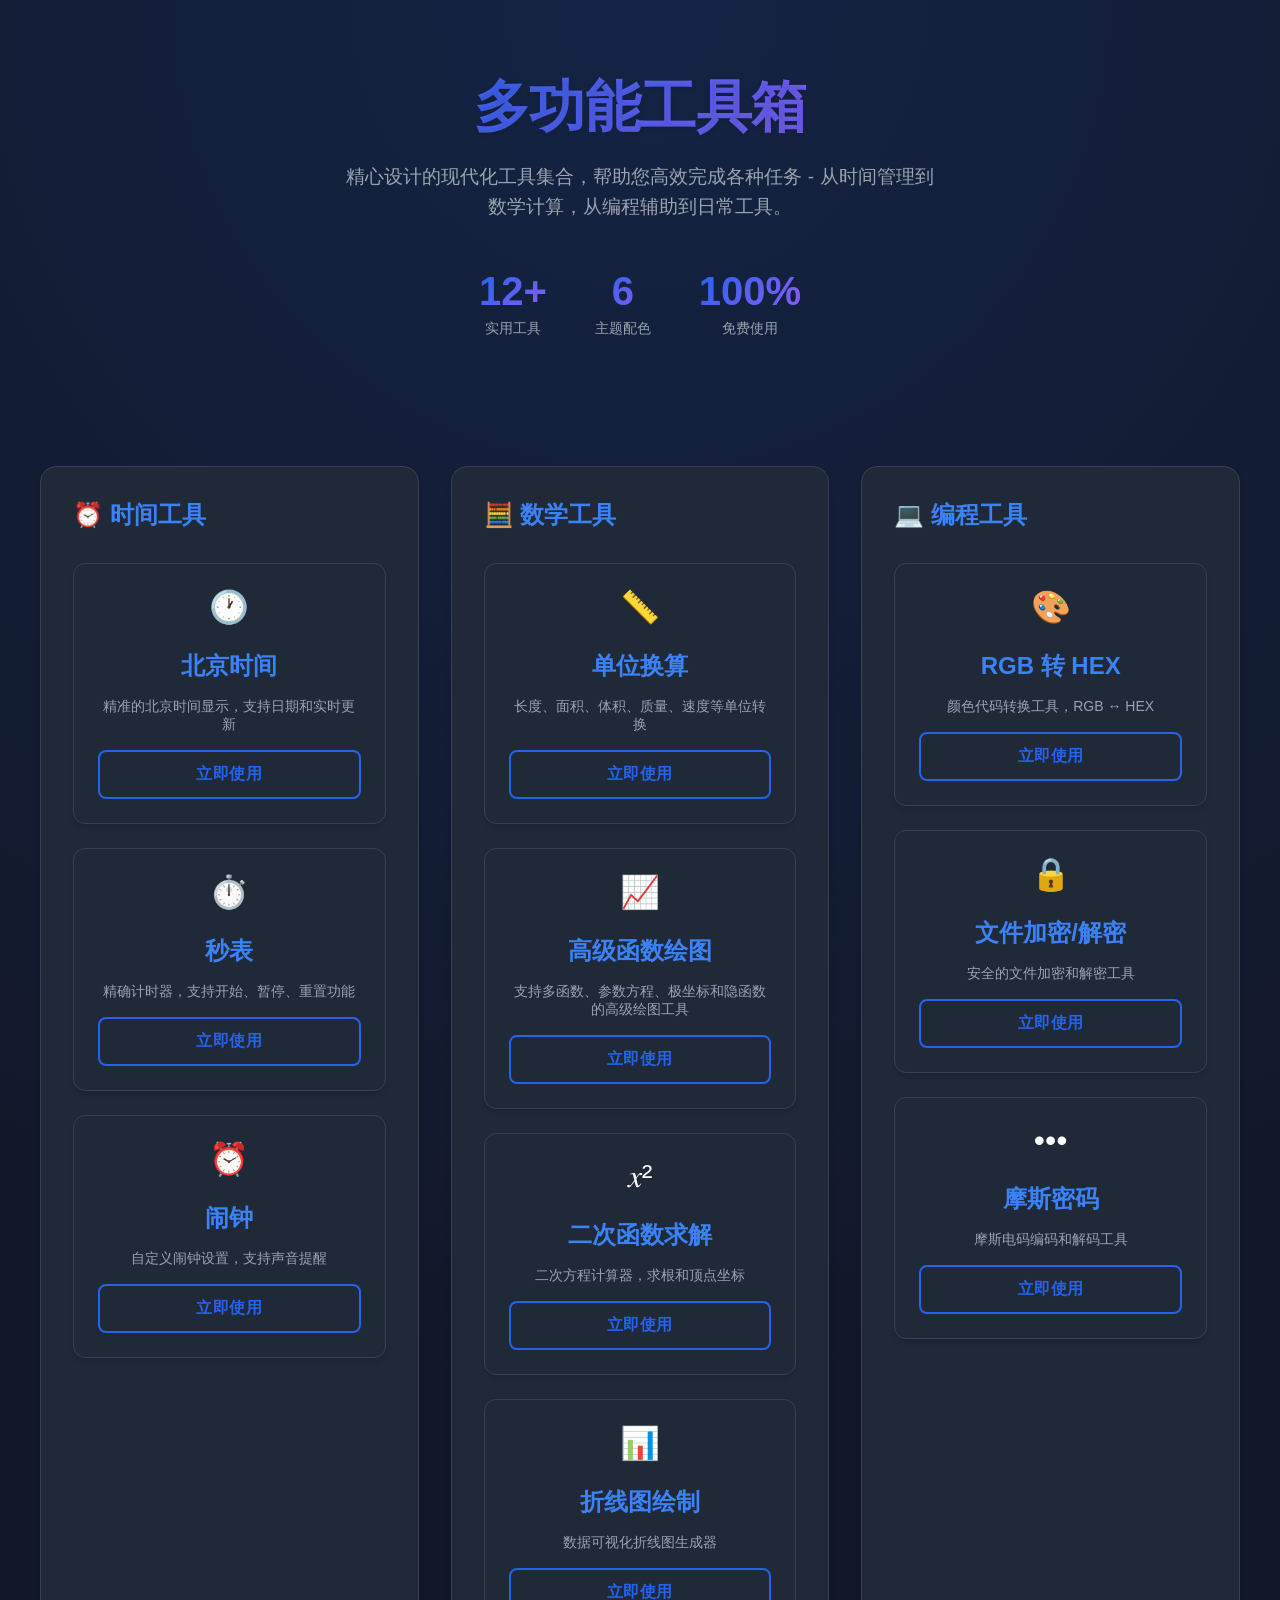
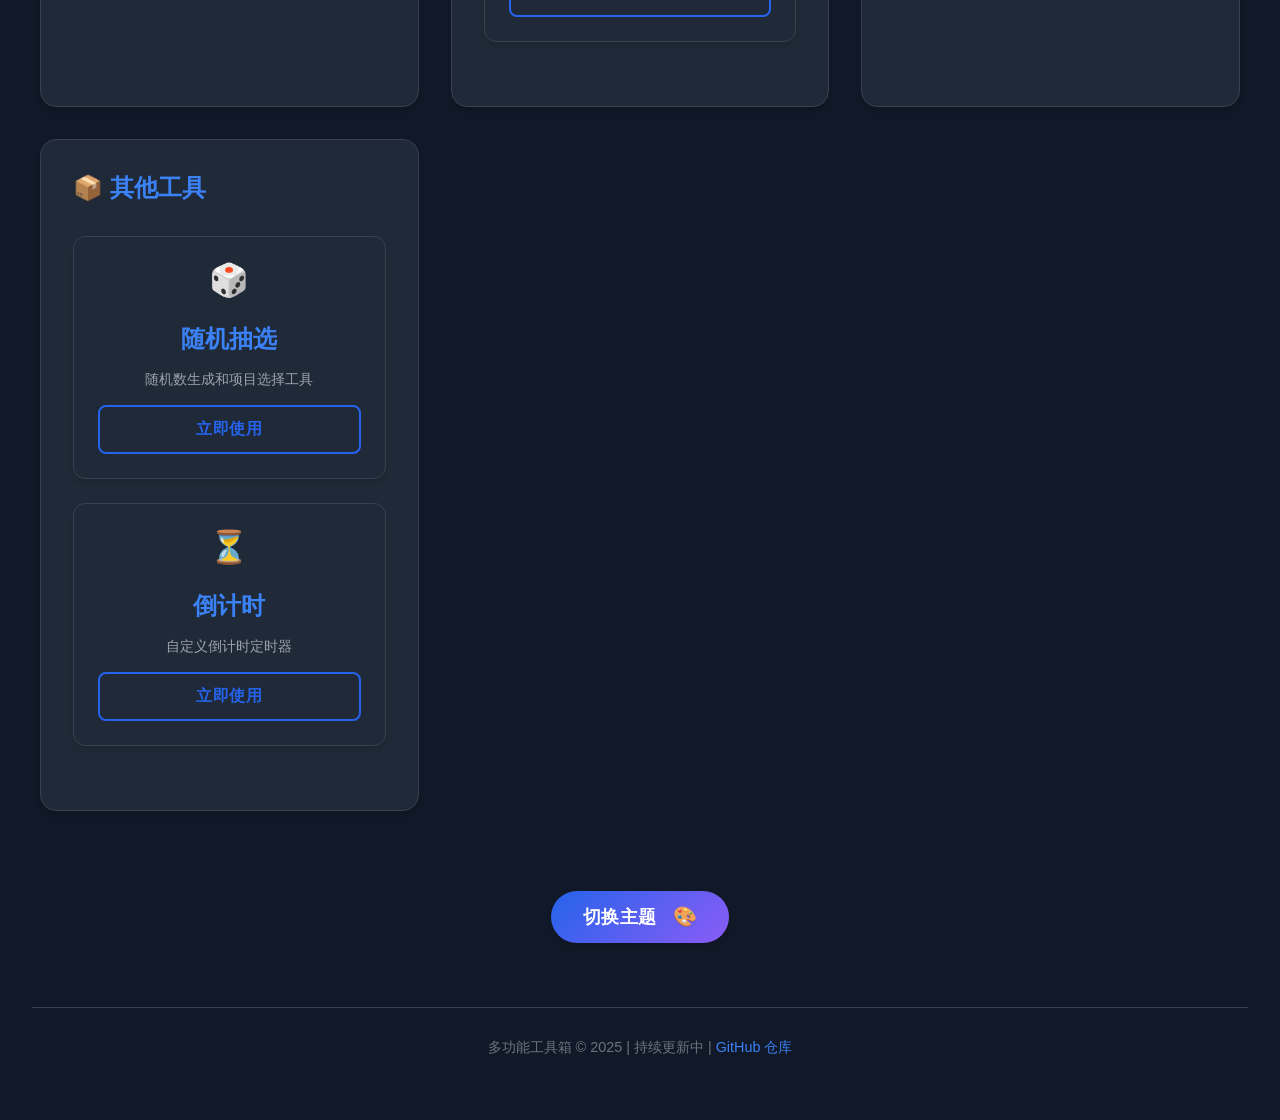
<file: index.html>
<!DOCTYPE html>
<html lang="zh">
<head>
  <meta charset="UTF-8" />
  <meta name="viewport" content="width=device-width, initial-scale=1.0">
  <title>多功能工具箱 | 现代化工具集</title>
  <link rel="icon" href="chest.png" type="image/png">
  <link rel="stylesheet" href="style.css" />
  <style>
    /* 添加一些主页特有的样式 */
    .hero {
      margin-bottom: 3rem;
    }
    
    .hero p {
      font-size: 1.2rem;
      color: #9ca3af;
      max-width: 600px;
      margin: 0 auto 2rem;
      line-height: 1.6;
    }
    
    .tool-icon {
      font-size: 2rem;
      margin-bottom: 0.5rem;
    }
    
    .category-grid {
      display: grid;
      grid-template-columns: repeat(auto-fit, minmax(300px, 1fr));
      gap: 2rem;
      margin: 2rem auto;
      max-width: 1200px;
      width: 100%;
    }
    
    .category-card {
      background: var(--card-bg-dark);
      border-radius: 16px;
      padding: 2rem;
      border: 1px solid var(--border-dark);
      box-shadow: var(--shadow);
      transition: all 0.3s ease;
    }
    
    .category-card:hover {
      transform: translateY(-5px);
      border-color: var(--primary);
      box-shadow: var(--shadow-lg), var(--shadow-color);
    }
    
    .category-card h3 {
      color: var(--primary-light);
      margin-top: 0;
      font-size: 1.5rem;
      display: flex;
      align-items: center;
      gap: 10px;
    }
    
    .stats {
      display: flex;
      justify-content: center;
      gap: 3rem;
      margin: 3rem 0;
      flex-wrap: wrap;
    }
    
    .stat-item {
      text-align: center;
    }
    
    .stat-number {
      font-size: 2.5rem;
      font-weight: 800;
      background: linear-gradient(135deg, var(--primary), var(--secondary));
      -webkit-background-clip: text;
      background-clip: text;
      color: transparent;
      line-height: 1;
    }
    
    .stat-label {
      color: #9ca3af;
      font-size: 0.9rem;
      margin-top: 0.5rem;
    }
    
    .footer {
      margin-top: 4rem;
      color: #6b7280;
      font-size: 0.9rem;
      padding: 1rem;
      border-top: 1px solid var(--border-dark);
      width: 100%;
    }
  </style>
</head>
<body>
  <div class="hero">
    <h1>多功能工具箱</h1>
    <p>精心设计的现代化工具集合，帮助您高效完成各种任务 - 从时间管理到数学计算，从编程辅助到日常工具。</p>
    
    <div class="stats">
      <div class="stat-item">
        <div class="stat-number">12+</div>
        <div class="stat-label">实用工具</div>
      </div>
      <div class="stat-item">
        <div class="stat-number">6</div>
        <div class="stat-label">主题配色</div>
      </div>
      <div class="stat-item">
        <div class="stat-number">100%</div>
        <div class="stat-label">免费使用</div>
      </div>
    </div>
  </div>

  <div class="category-grid">
    <!-- 时间工具 -->
    <div class="category-card">
      <h3>⏰ 时间工具</h3>
      <div class="menu">
        <a href="pages/clock.html" class="tool-card">
          <div class="tool-icon">🕐</div>
          <h3>北京时间</h3>
          <p>精准的北京时间显示，支持日期和实时更新</p>
          <button class="btn">立即使用</button>
        </a>
        <a href="pages/stopwatch.html" class="tool-card">
          <div class="tool-icon">⏱️</div>
          <h3>秒表</h3>
          <p>精确计时器，支持开始、暂停、重置功能</p>
          <button class="btn">立即使用</button>
        </a>
        <a href="pages/alarm.html" class="tool-card">
          <div class="tool-icon">⏰</div>
          <h3>闹钟</h3>
          <p>自定义闹钟设置，支持声音提醒</p>
          <button class="btn">立即使用</button>
        </a>
      </div>
    </div>

    <!-- 数学工具 -->
    <div class="category-card">
      <h3>🧮 数学工具</h3>
      <div class="menu">
        <a href="pages/unit_converter.html" class="tool-card">
          <div class="tool-icon">📏</div>
          <h3>单位换算</h3>
          <p>长度、面积、体积、质量、速度等单位转换</p>
          <button class="btn">立即使用</button>
        </a>
        <a href="pages/function.html" class="tool-card">
          <div class="tool-icon">📈</div>
          <h3>高级函数绘图</h3>
          <p>支持多函数、参数方程、极坐标和隐函数的高级绘图工具</p>
          <button class="btn">立即使用</button>
        </a>
        <a href="pages/quadratic_function.html" class="tool-card">
          <div class="tool-icon">𝑥²</div>
          <h3>二次函数求解</h3>
          <p>二次方程计算器，求根和顶点坐标</p>
          <button class="btn">立即使用</button>
        </a>
        <a href="pages/line_chart.html" class="tool-card">
          <div class="tool-icon">📊</div>
          <h3>折线图绘制</h3>
          <p>数据可视化折线图生成器</p>
          <button class="btn">立即使用</button>
        </a>
      </div>
    </div>

    <!-- 编程工具 -->
    <div class="category-card">
      <h3>💻 编程工具</h3>
      <div class="menu">
        <a href="pages/rgb_to_hex.html" class="tool-card">
          <div class="tool-icon">🎨</div>
          <h3>RGB 转 HEX</h3>
          <p>颜色代码转换工具，RGB ↔ HEX</p>
          <button class="btn">立即使用</button>
        </a>
        <a href="pages/file_encrypt.html" class="tool-card">
          <div class="tool-icon">🔒</div>
          <h3>文件加密/解密</h3>
          <p>安全的文件加密和解密工具</p>
          <button class="btn">立即使用</button>
        </a>
        <a href="pages/morse.html" class="tool-card">
          <div class="tool-icon">•••</div>
          <h3>摩斯密码</h3>
          <p>摩斯电码编码和解码工具</p>
          <button class="btn">立即使用</button>
        </a>
      </div>
    </div>

    <!-- 其他工具 -->
    <div class="category-card">
      <h3>📦 其他工具</h3>
      <div class="menu">
        <a href="pages/random.html" class="tool-card">
          <div class="tool-icon">🎲</div>
          <h3>随机抽选</h3>
          <p>随机数生成和项目选择工具</p>
          <button class="btn">立即使用</button>
        </a>
        <a href="pages/countdown.html" class="tool-card">
          <div class="tool-icon">⏳</div>
          <h3>倒计时</h3>
          <p>自定义倒计时定时器</p>
          <button class="btn">立即使用</button>
        </a>
      </div>
    </div>
  </div>

  <button id="theme-button" onclick="toggleTheme()">切换主题</button>

  <div class="footer">
    <p>多功能工具箱 © 2025 | 持续更新中 | <a href="https://github.com/rtmmtr2/rtmmtr2.github.io" style="color: var(--primary-light);">GitHub 仓库</a></p>
  </div>

  <script src="script.js"></script>
</body>
</html>
</file>
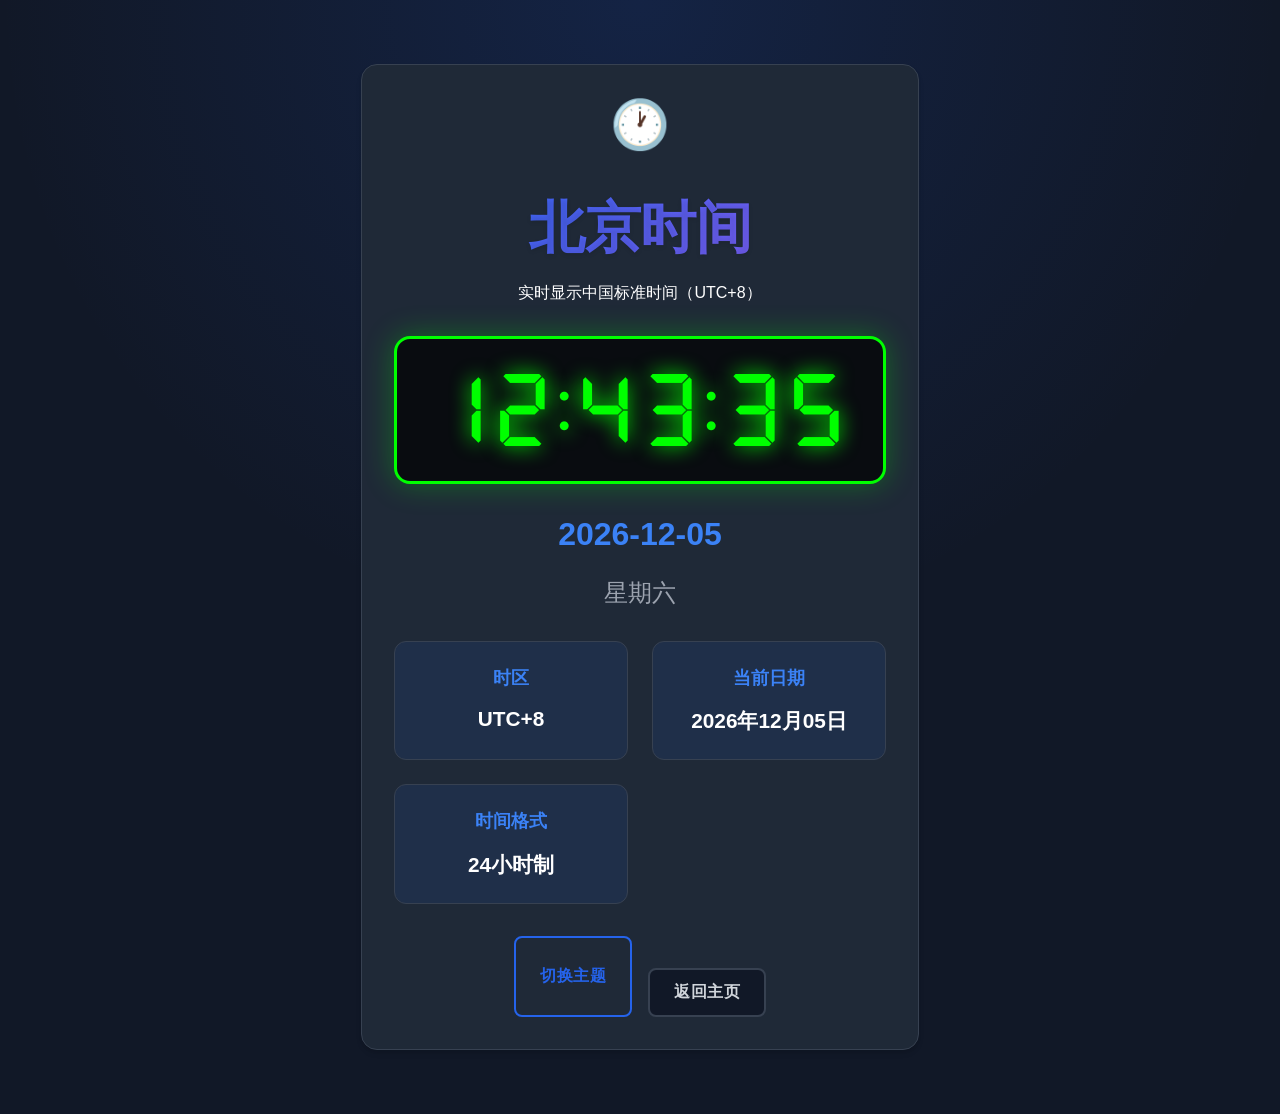
<file: pages/clock.html>
<!DOCTYPE html>
<html lang="zh">
<head>
  <meta charset="UTF-8">
  <meta name="viewport" content="width=device-width, initial-scale=1.0">
  <title>北京时间 | 多功能工具箱</title>
  <link rel="icon" href="../chest.png" type="image/png">
  <link rel="stylesheet" href="../style.css">
  <style>
    .clock-container {
      max-width: 800px;
      margin: 2rem auto;
      padding: 2rem;
      background: var(--card-bg-dark);
      border-radius: 16px;
      border: 1px solid var(--border-dark);
      box-shadow: var(--shadow);
    }
    
    .time-display {
      font-family: 'LED', monospace;
      font-size: 4.5rem;
      color: #00ff00;
      text-shadow: 0 0 20px #00ff00;
      background: rgba(0, 0, 0, 0.7);
      padding: 2rem;
      border-radius: 16px;
      border: 3px solid #00ff00;
      margin: 2rem 0;
      box-shadow: 0 0 30px rgba(0, 255, 0, 0.3);
      letter-spacing: 5px;
    }
    
    .date-display {
      font-size: 2rem;
      color: var(--primary-light);
      margin: 1.5rem 0;
      font-weight: 600;
    }
    
    .weekday {
      font-size: 1.5rem;
      color: #9ca3af;
      margin-top: 0.5rem;
    }
    
    .clock-icon {
      font-size: 3rem;
      margin-bottom: 1rem;
    }
    
    .info-panel {
      display: grid;
      grid-template-columns: repeat(auto-fit, minmax(200px, 1fr));
      gap: 1.5rem;
      margin: 2rem 0;
    }
    
    .info-card {
      background: rgba(37, 99, 235, 0.1);
      border-radius: 12px;
      padding: 1.5rem;
      text-align: center;
      border: 1px solid var(--border-dark);
    }
    
    .info-card h3 {
      color: var(--primary-light);
      margin-top: 0;
      font-size: 1.1rem;
    }
    
    .info-card p {
      font-size: 1.3rem;
      font-weight: 600;
      margin: 0.5rem 0 0;
    }
    
    .control-buttons {
      display: flex;
      gap: 1rem;
      flex-wrap: wrap;
      justify-content: center;
      margin-top: 2rem;
    }
  </style>
</head>
<body>
  <div class="clock-container">
    <div class="clock-icon">🕐</div>
    <h1>北京时间</h1>
    <p>实时显示中国标准时间（UTC+8）</p>
    
    <div class="time-display" id="clock">00:00:00</div>
    
    <div class="date-display" id="date">0000-00-00</div>
    <div class="weekday" id="weekday">星期日</div>
    
    <div class="info-panel">
      <div class="info-card">
        <h3>时区</h3>
        <p>UTC+8</p>
      </div>
      <div class="info-card">
        <h3>当前日期</h3>
        <p id="fullDate">2025年1月1日</p>
      </div>
      <div class="info-card">
        <h3>时间格式</h3>
        <p>24小时制</p>
      </div>
    </div>
    
    <div class="control-buttons">
      <button onclick="toggleTheme()" class="btn">切换主题</button>
      <a href="../index.html"><button class="btn back-button">返回主页</button></a>
    </div>
  </div>
  <script>
    const weekdays = ['星期日', '星期一', '星期二', '星期三', '星期四', '星期五', '星期六'];
    const months = ['1月', '2月', '3月', '4月', '5月', '6月', '7月', '8月', '9月', '10月', '11月', '12月'];

    function updateClock() {
      const now = new Date();
      const utc = now.getTime() + now.getTimezoneOffset() * 60000;
      const bj = new Date(utc + 8 * 3600000);
      
      // 更新时间
      const hours = String(bj.getHours()).padStart(2, '0');
      const minutes = String(bj.getMinutes()).padStart(2, '0');
      const seconds = String(bj.getSeconds()).padStart(2, '0');
      document.getElementById("clock").textContent = `${hours}:${minutes}:${seconds}`;
      
      // 更新日期
      const year = bj.getFullYear();
      const month = String(bj.getMonth() + 1).padStart(2, '0');
      const day = String(bj.getDate()).padStart(2, '0');
      document.getElementById("date").textContent = `${year}-${month}-${day}`;
      
      // 更新星期几
      const weekday = weekdays[bj.getDay()];
      document.getElementById("weekday").textContent = weekday;
      
      // 更新完整日期
      const monthName = months[bj.getMonth()];
      document.getElementById("fullDate").textContent = `${year}年${monthName}${day}日`;
    }
    
    setInterval(updateClock, 1000);
    updateClock();

    // 主题切换功能
    const themes = ["theme-white-blue", "theme-white-red", "theme-white-black", "theme-black-green","theme-black-blue","theme-black-white"];
    let currentThemeIndex = 0;
    
    function toggleTheme() {
      document.body.classList.remove(...themes);
      currentThemeIndex = (currentThemeIndex + 1) % themes.length;
      const theme = themes[currentThemeIndex];
      if (theme) {
        document.body.classList.add(theme);
        localStorage.setItem("theme", theme);
      } else {
        localStorage.removeItem("theme");
      }
    }

    // 页面加载时恢复主题
    window.addEventListener('DOMContentLoaded', () => {
      const savedTheme = localStorage.getItem("theme");
      if (savedTheme && themes.includes(savedTheme)) {
        document.body.classList.add(savedTheme);
        currentThemeIndex = themes.indexOf(savedTheme);
      }
      
      // 初始更新
      updateClock();
    });
  </script>
</body>
</html>
</file>
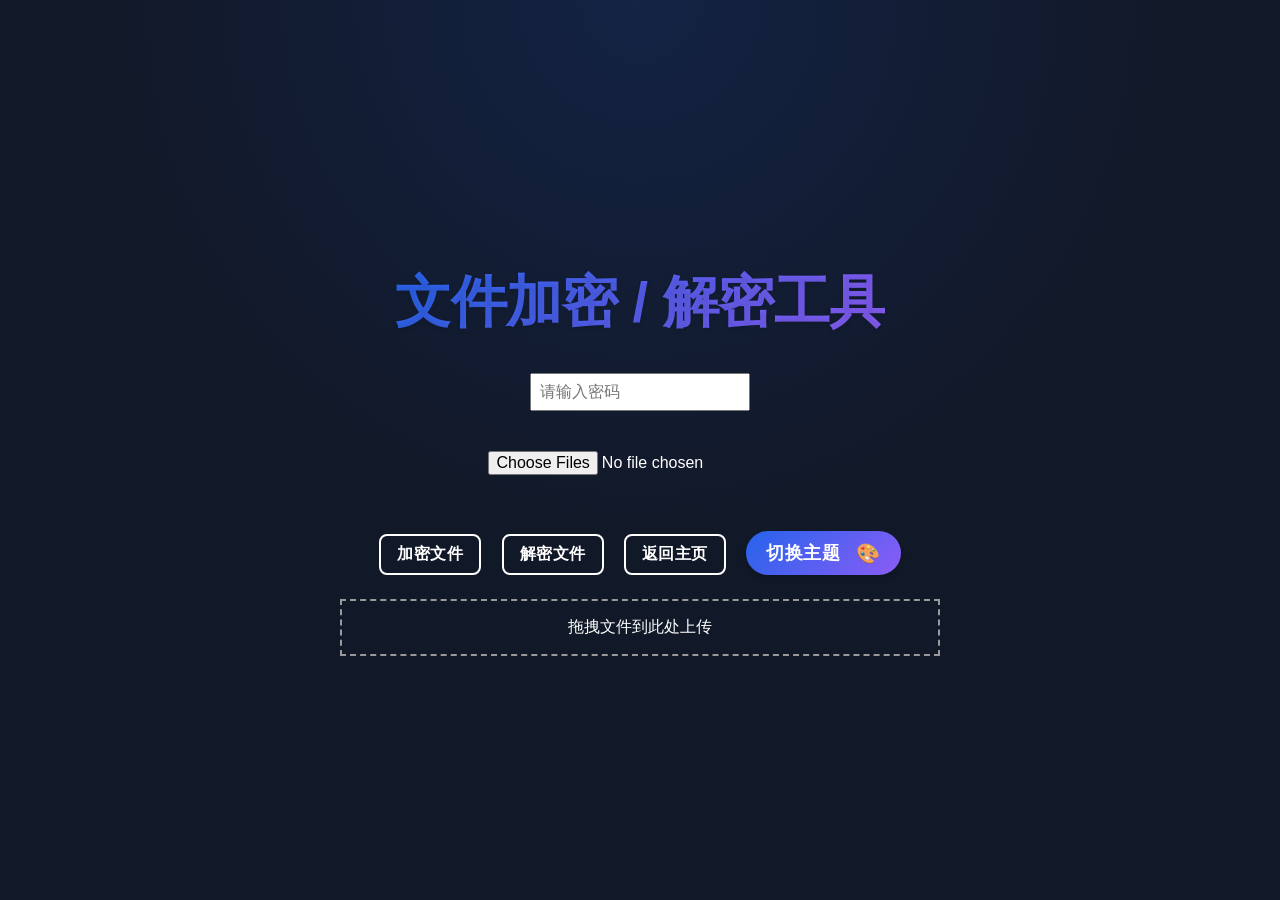
<file: pages/file_encrypt.html>
<!DOCTYPE html>
<html lang="zh">
<head>
  <meta charset="UTF-8" />
  <title>文件加密解密</title>
  <link rel="icon" href="../chest.png" type="image/png">
  <link rel="stylesheet" href="../style.css" />
  <style>
    body {
      text-align: center;
      padding: 2rem;
      transition: background-color 0.3s, color 0.3s;
    }

    h1 {
      margin-bottom: 1rem;
    }

    input[type="password"], input[type="file"] {
      margin: 1rem;
      padding: 0.5rem;
      font-size: 16px;
    }

    button {
      padding: 0.5rem 1rem;
      margin: 0.5rem;
      font-size: 16px;
      border: 2px solid currentColor;
      background: transparent;
      color: inherit;
      cursor: pointer;
      transition: background-color 0.3s, color 0.3s;
    }

    button:hover {
      background-color: currentColor;
      color: var(--btn-hover-text, #fff);
    }

    #drop-area {
      border: 2px dashed #999;
      padding: 1rem;
      margin: 1rem auto;
      width: 80%;
      max-width: 600px;
    }

    .file-entry {
      margin: 0.5rem 0;
    }

    #theme-button {
      margin-top: 2rem;
      padding: 10px 20px;
    }

    a.download-link {
      display: block;
      margin: 0.5rem 0;
    }
  </style>
</head>
<body>
  <h1>文件加密 / 解密工具</h1>

  <div>
    <input type="password" id="password" placeholder="请输入密码" />
    <br />
    <input type="file" id="fileInput" multiple />
    <br />
    <button onclick="encryptFiles()">加密文件</button>
    <button onclick="decryptFiles()">解密文件</button>
    <a href="../index.html"><button>返回主页</button></a>
    <button id="theme-button" onclick="toggleTheme()">切换主题</button>
  </div>

  <div id="drop-area" ondragover="event.preventDefault()" ondrop="handleDrop(event)">
    拖拽文件到此处上传
  </div>

  <div id="fileList"></div>

  <script>
    const themes = ["theme-white-blue", "theme-white-red", "theme-white-black", "theme-black-green", "theme-black-blue", "theme-black-white"];
    let currentThemeIndex = 0;

    function toggleTheme() {
      themes.forEach(t => document.body.classList.remove(t));
      currentThemeIndex = (currentThemeIndex + 1) % (themes.length + 1);
      if (currentThemeIndex === themes.length) {
        localStorage.removeItem("theme");
      } else {
        document.body.classList.add(themes[currentThemeIndex]);
        localStorage.setItem("theme", themes[currentThemeIndex]);
      }
    }

    window.onload = () => {
      const savedTheme = localStorage.getItem("theme");
      if (savedTheme && themes.includes(savedTheme)) {
        document.body.classList.add(savedTheme);
        currentThemeIndex = themes.indexOf(savedTheme);
      }
    };

    let selectedFiles = [];

    document.getElementById('fileInput').addEventListener('change', (e) => {
      selectedFiles = [...e.target.files];
      renderFileList();
    });

    function handleDrop(event) {
      event.preventDefault();
      selectedFiles = [...event.dataTransfer.files];
      renderFileList();
    }

    function renderFileList() {
      const list = document.getElementById('fileList');
      list.innerHTML = '';
      selectedFiles.forEach(file => {
        const div = document.createElement('div');
        div.className = 'file-entry';
        div.textContent = file.name;
        list.appendChild(div);
      });
    }

    async function getKey(password, salt) {
      const enc = new TextEncoder();
      const keyMaterial = await window.crypto.subtle.importKey(
        'raw', enc.encode(password), {name: 'PBKDF2'}, false, ['deriveKey']
      );
      return window.crypto.subtle.deriveKey({
        name: 'PBKDF2',
        salt: salt,
        iterations: 100000,
        hash: 'SHA-256'
      }, keyMaterial, {name: 'AES-GCM', length: 256}, false, ['encrypt', 'decrypt']);
    }

    async function encryptFiles() {
      const password = document.getElementById('password').value;
      if (!password || selectedFiles.length === 0) {
        alert("请设置密码并选择文件");
        return;
      }

      for (const file of selectedFiles) {
        const content = await file.arrayBuffer();
        const salt = crypto.getRandomValues(new Uint8Array(16));
        const iv = crypto.getRandomValues(new Uint8Array(12));
        const key = await getKey(password, salt);
        const encrypted = await crypto.subtle.encrypt({name: 'AES-GCM', iv}, key, content);

        const blob = new Blob([salt, iv, new Uint8Array(encrypted)], {type: "application/octet-stream"});
        const a = document.createElement("a");
        a.href = URL.createObjectURL(blob);
        a.download = file.name + ".enc";
        a.textContent = `下载加密文件: ${a.download}`;
        a.className = "download-link";
        document.body.appendChild(a);
      }
    }

    async function decryptFiles() {
      const password = document.getElementById('password').value;
      if (!password || selectedFiles.length === 0) {
        alert("请设置密码并选择加密文件");
        return;
      }

      for (const file of selectedFiles) {
        const buffer = await file.arrayBuffer();
        const salt = buffer.slice(0, 16);
        const iv = buffer.slice(16, 28);
        const data = buffer.slice(28);

        try {
          const key = await getKey(password, new Uint8Array(salt));
          const decrypted = await crypto.subtle.decrypt({name: 'AES-GCM', iv: new Uint8Array(iv)}, key, data);
          const blob = new Blob([decrypted]);
          const a = document.createElement("a");
          a.href = URL.createObjectURL(blob);
          a.download = file.name.replace(/\.enc$/, "");
          a.textContent = `下载解密文件: ${a.download}`;
          a.className = "download-link";
          document.body.appendChild(a);
        } catch (e) {
          alert(`解密失败: ${file.name}，可能是密码错误或文件损坏`);
        }
      }
    }
  </script>
</body>
</html>
</file>
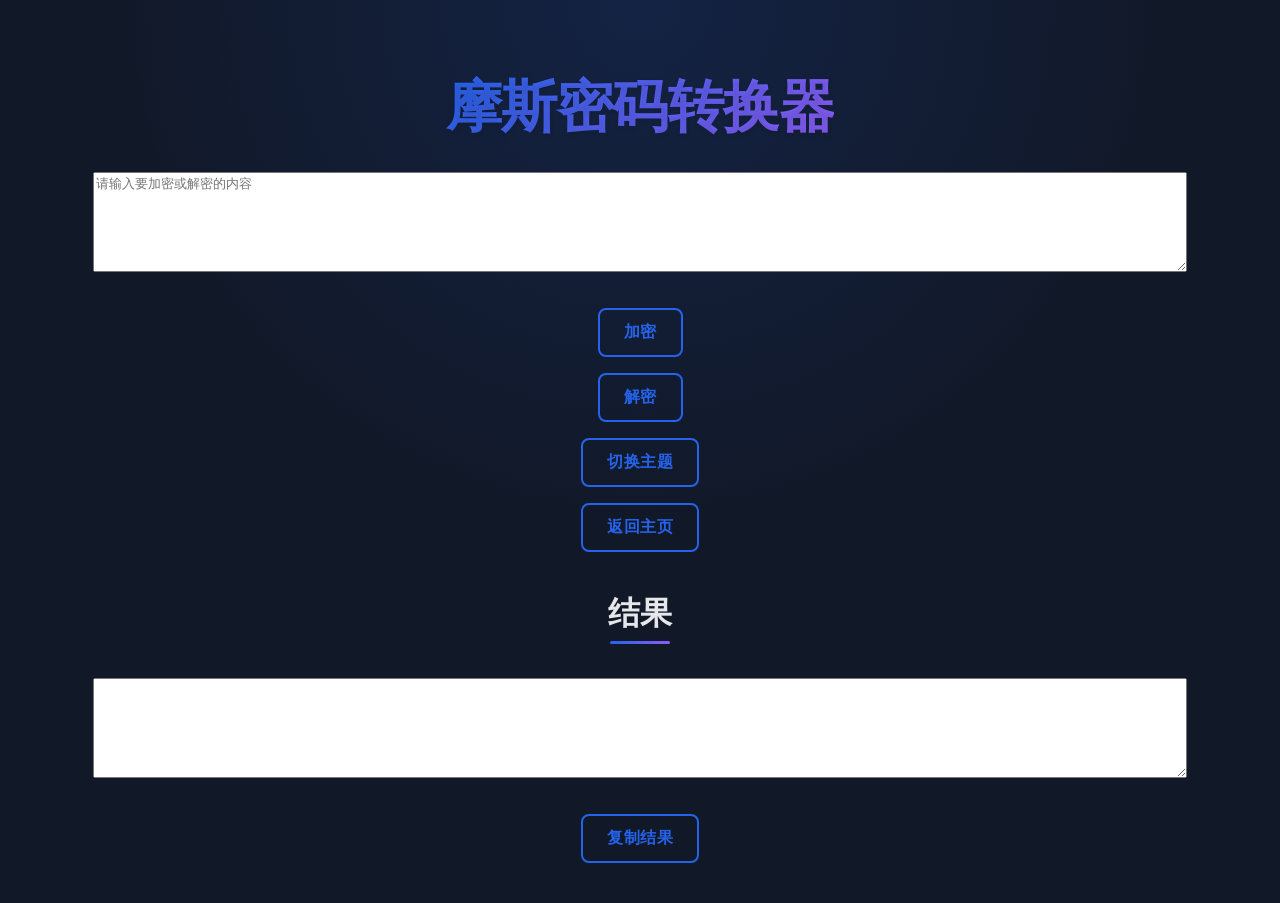
<file: pages/morse.html>
<!DOCTYPE html>
<html lang="zh">
<head>
  <meta charset="UTF-8" />
  <title>摩斯密码转换器</title>
  <link rel="icon" href="../chest.png" type="image/png">
  <link rel="stylesheet" href="../style.css" />
  <style>
    body {
      text-align: center;
      padding: 2rem;
    }
    textarea {
      width: 90%;
      height: 100px;
      margin: 10px 0;
    }
    button {
      margin: 0.5rem;
    }
  </style>
</head>
<body>
  <h1>摩斯密码转换器</h1>

  <textarea id="inputText" placeholder="请输入要加密或解密的内容"></textarea><br>
  <button onclick="encrypt()">加密</button>
  <button onclick="decrypt()">解密</button>
  <button onclick="toggleTheme()">切换主题</button>
  <a href="../index.html"><button>返回主页</button></a>

  <h2>结果</h2>
  <textarea id="outputText" readonly></textarea><br>
  <button onclick="copyResult()">复制结果</button>

  <script>
    const themes = [
      "theme-white-blue", "theme-white-red", "theme-white-black",
      "theme-black-green", "theme-black-blue", "theme-black-white"
    ];
    let currentThemeIndex = 0;

    function toggleTheme() {
      document.body.classList.remove(...themes);
      currentThemeIndex = (currentThemeIndex + 1) % (themes.length + 1);
      if (currentThemeIndex === themes.length) {
        localStorage.removeItem("theme");
      } else {
        const theme = themes[currentThemeIndex];
        document.body.classList.add(theme);
        localStorage.setItem("theme", theme);
      }
    }

    window.onload = () => {
      const savedTheme = localStorage.getItem("theme");
      if (savedTheme && themes.includes(savedTheme)) {
        document.body.classList.add(savedTheme);
        currentThemeIndex = themes.indexOf(savedTheme);
      }
    };

    const morseCode = {
      'A': '.-', 'B': '-...', 'C': '-.-.', 'D': '-..',
      'E': '.', 'F': '..-.', 'G': '--.', 'H': '....',
      'I': '..', 'J': '.---', 'K': '-.-', 'L': '.-..',
      'M': '--', 'N': '-.', 'O': '---', 'P': '.--.',
      'Q': '--.-', 'R': '.-.', 'S': '...', 'T': '-',
      'U': '..-', 'V': '...-', 'W': '.--', 'X': '-..-',
      'Y': '-.--', 'Z': '--..',
      '0': '-----', '1': '.----', '2': '..---',
      '3': '...--', '4': '....-', '5': '.....',
      '6': '-....', '7': '--...', '8': '---..',
      '9': '----.',
      '.': '.-.-.-', ',': '--..--', '?': '..--..',
      '!': '-.-.--', '/': '-..-.', '(': '-.--.',
      ')': '-.--.-', '&': '.-...', ':': '---...',
      ';': '-.-.-.', '=': '-...-', '+': '.-.-.',
      '-': '-....-', '_': '..--.-', '"': '.-..-.',
      '$': '...-..-', '@': '.--.-.', ' ': '/'
    };

    const inverseMorseCode = Object.fromEntries(
      Object.entries(morseCode).map(([k, v]) => [v, k])
    );

    function encrypt() {
      const text = document.getElementById("inputText").value.toUpperCase();
      const morse = [...text].map(char => morseCode[char] || '').join(' ');
      document.getElementById("outputText").value = morse;
    }

    function decrypt() {
      const code = document.getElementById("inputText").value.trim().split(/\s+/);
      const text = code.map(c => inverseMorseCode[c] || '').join('');
      document.getElementById("outputText").value = text;
    }

    function copyResult() {
      const output = document.getElementById("outputText");
      output.select();
      document.execCommand("copy");
      alert("已复制结果！");
    }
  </script>
</body>
</html>
</file>
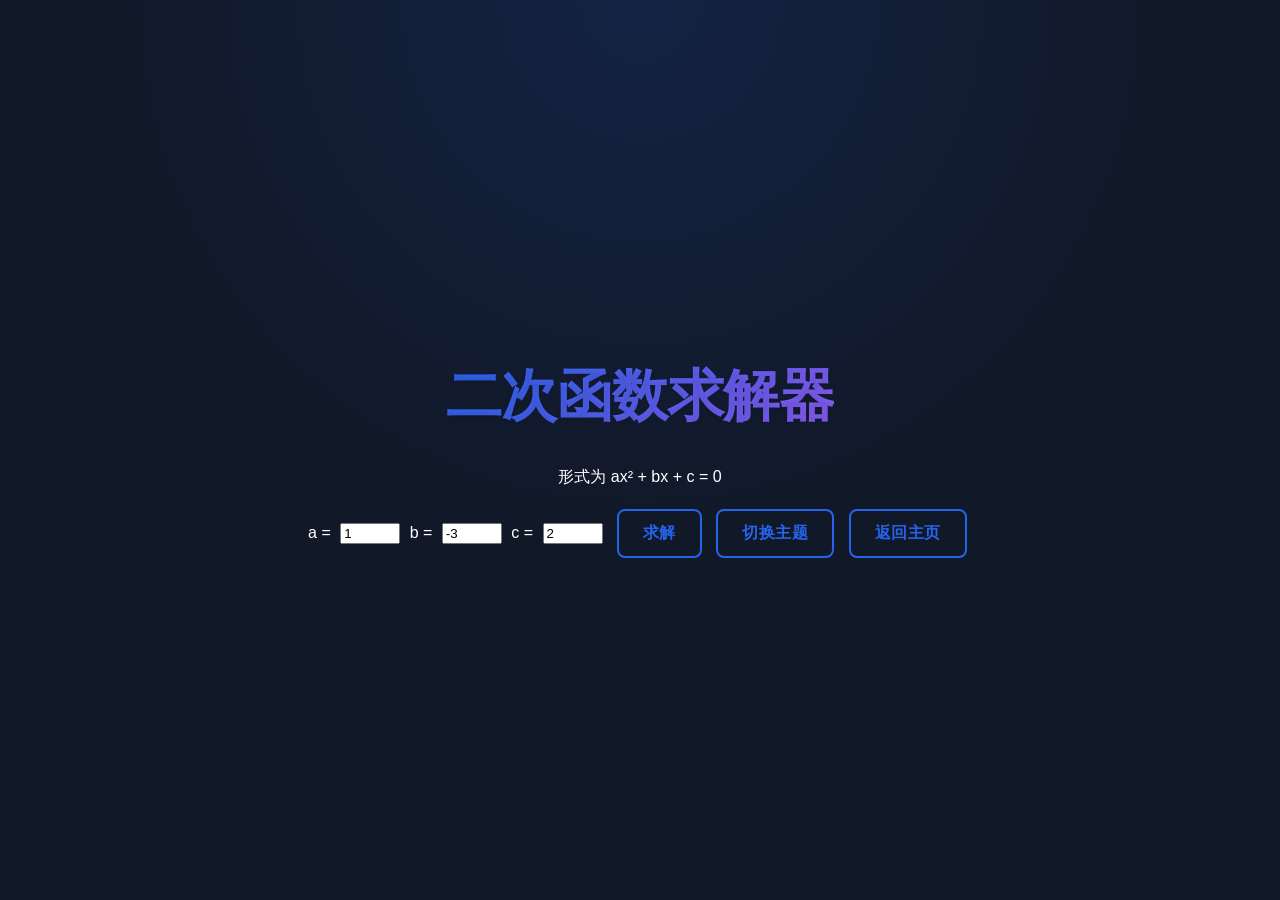
<file: pages/quadratic_function.html>
<!DOCTYPE html><html lang="zh">
<head>
  <meta charset="UTF-8">
  <title>二次函数求解器</title>
  <link rel="icon" href="../chest.png" type="image/png">
  <link rel="stylesheet" href="../style.css">
  <style>
    body { font-family: sans-serif; padding: 20px; }
    input { width: 60px; margin: 5px; }
    #result { margin-top: 15px; font-size: 16px; }
    button { margin: 5px; }
  </style>
</head>
<body>
  <h1>二次函数求解器</h1>
  <p>形式为 ax² + bx + c = 0</p>
  <div>
    a = <input type="number" id="a" value="1">
    b = <input type="number" id="b" value="-3">
    c = <input type="number" id="c" value="2">
    <button onclick="solveQuadratic()">求解</button>
    <button onclick="toggleTheme()">切换主题</button>
    <a href="../index.html"><button>返回主页</button></a>
  </div>
  <div id="result"></div>  <script>
    function solveQuadratic() {
      const a = parseFloat(document.getElementById("a").value);
      const b = parseFloat(document.getElementById("b").value);
      const c = parseFloat(document.getElementById("c").value);
      const result = document.getElementById("result");

      if (a === 0) {
        result.innerHTML = "这不是一个二次方程 (a 不能为 0)。";
        return;
      }

      const delta = b * b - 4 * a * c;
      let output = `Δ = ${delta}<br>`;

      if (delta > 0) {
        const x1 = (-b + Math.sqrt(delta)) / (2 * a);
        const x2 = (-b - Math.sqrt(delta)) / (2 * a);
        output += `有两个不相等实根：<br>x₁ = ${x1.toFixed(6)}<br>x₂ = ${x2.toFixed(6)}`;
      } else if (delta === 0) {
        const x = -b / (2 * a);
        output += `有一个实数根（重根）：<br>x = ${x.toFixed(6)}`;
      } else {
        const real = (-b / (2 * a)).toFixed(6);
        const imag = (Math.sqrt(-delta) / (2 * a)).toFixed(6);
        output += `有两个共轭虚根：<br>x₁ = ${real} + ${imag}i<br>x₂ = ${real} - ${imag}i`;
      }

      result.innerHTML = output;
    }

    // 主题切换功能
    const themes = [
      "theme-white-blue",
      "theme-white-red",
      "theme-white-black",
      "theme-black-green",
      "theme-black-blue",
      "theme-black-white"
    ];
    let currentThemeIndex = 0;

    function toggleTheme() {
      document.body.classList.remove(...themes);
      currentThemeIndex = (currentThemeIndex + 1) % themes.length;
      const newTheme = themes[currentThemeIndex];
      document.body.classList.add(newTheme);
      localStorage.setItem("theme", newTheme);
    }

    const savedTheme = localStorage.getItem("theme");
    if (savedTheme && themes.includes(savedTheme)) {
      document.body.classList.add(savedTheme);
      currentThemeIndex = themes.indexOf(savedTheme);
    }
  </script></body>
</html>
</file>
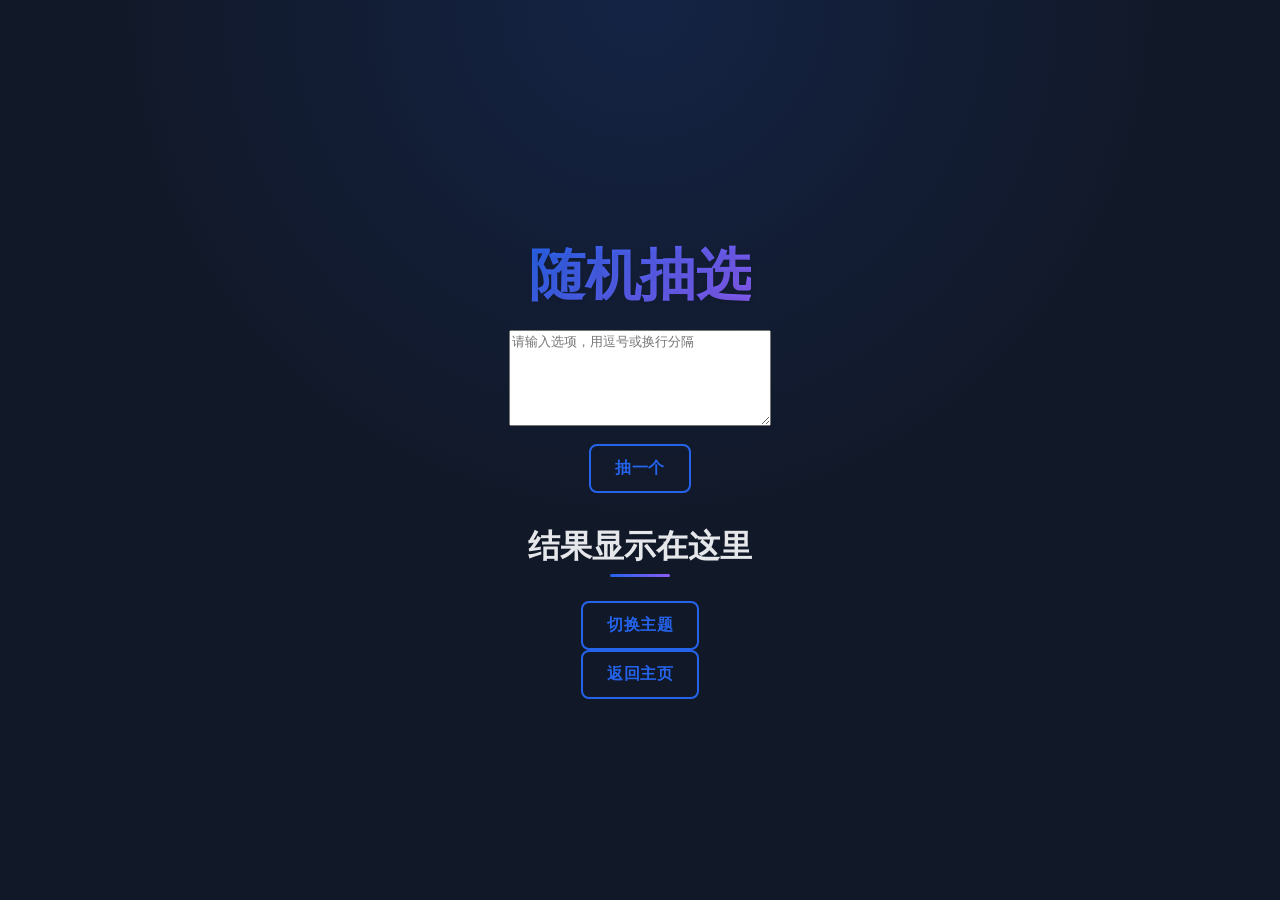
<file: pages/random.html>
<!DOCTYPE html>
<html lang="zh">
<head>
  <meta charset="UTF-8">
  <title>随机抽选</title>
  <link rel="icon" href="../chest.png" type="image/png">
  <link rel="stylesheet" href="../style.css">
</head>
<body>
  <h1>随机抽选</h1>
  <textarea id="optionsInput" rows="6" cols="30" placeholder="请输入选项，用逗号或换行分隔"></textarea><br>
  <button onclick="draw()">抽一个</button>
  <h2 id="result">结果显示在这里</h2>
  <button onclick="toggleTheme()">切换主题</button>
  <div><a href="../index.html"><button>返回主页</button></a></div>
  <script>
    function draw() {
      const input = document.getElementById('optionsInput').value;
      let options = input.split(/[,\\n]+/).map(s => s.trim()).filter(s => s.length > 0);
      if (options.length === 0) {
        alert("请输入至少一个选项！");
        return;
      }
      const index = Math.floor(Math.random() * options.length);
      document.getElementById('result').textContent = options[index];
    }

    let themes = ["theme-white-blue", "theme-white-red", "theme-white-black", "theme-black-green","theme-black-blue","theme-black-white"];
    let currentThemeIndex = 0;
    function toggleTheme() {
      document.body.classList.remove(...themes);
      currentThemeIndex = (currentThemeIndex + 1) % themes.length;
      const theme = themes[currentThemeIndex];
      if (theme) {
        document.body.classList.add(theme);
        localStorage.setItem("theme", theme);
      } else {
        localStorage.removeItem("theme");
      }
    }
    const savedTheme = localStorage.getItem("theme");
    if (savedTheme) {
      document.body.classList.add(savedTheme);
      currentThemeIndex = themes.indexOf(savedTheme);
    }
  </script>
</body>
</html>
</file>
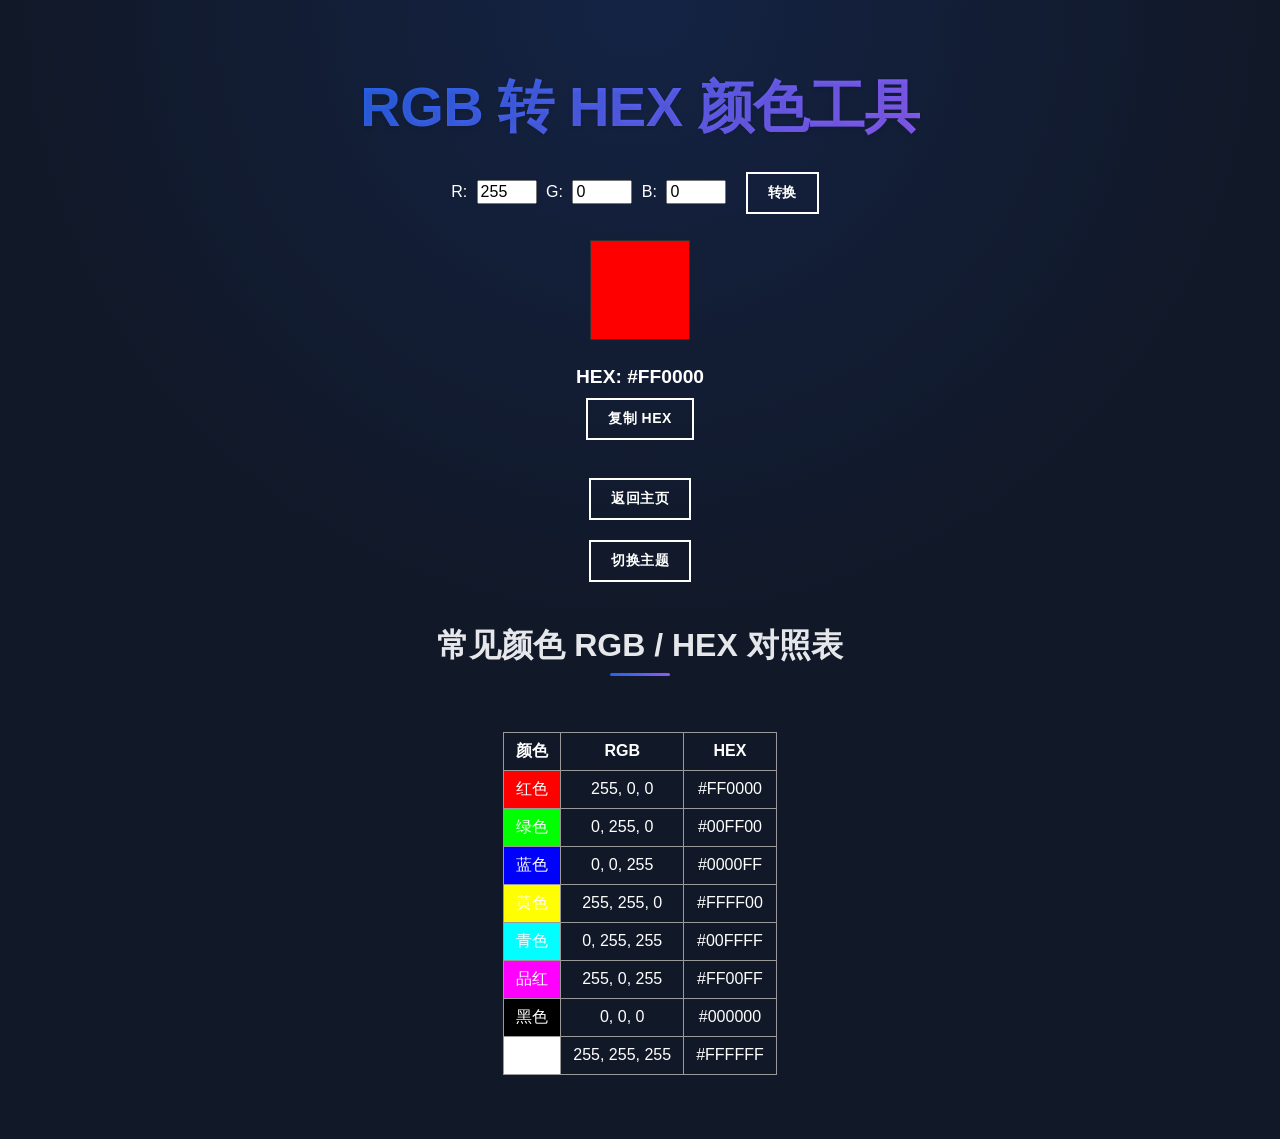
<file: pages/rgb_to_hex.html>
<!DOCTYPE html>
<html lang="zh">
<head>
  <meta charset="UTF-8" />
  <title>RGB 转 HEX</title>
  <link rel="icon" href="../chest.png" type="image/png">
  <link rel="stylesheet" href="../style.css" />
  <style>
    body {
      font-family: sans-serif;
      padding: 2rem;
      text-align: center;
      transition: background-color 0.3s, color 0.3s;
    }

    input[type="number"] {
      width: 60px;
      margin: 0 5px;
      font-size: 16px;
    }

    #color-preview {
      width: 100px;
      height: 100px;
      margin: 1rem auto;
      border: 1px solid #333;
      background-color: #fff;
    }

    #result {
      font-weight: bold;
      font-size: 1.2em;
      margin-top: 10px;
    }

    table {
      margin: 2rem auto;
      border-collapse: collapse;
    }

    th, td {
      padding: 8px 12px;
      border: 1px solid #999;
    }

    .btn {
      margin: 10px;
      padding: 10px 20px;
      font-size: 14px;
      cursor: pointer;
      border-radius: 0;
      border: 2px solid currentColor;
      background: transparent;
      color: inherit;
      transition: background-color 0.3s, color 0.3s;
    }

    .btn:hover {
      background-color: currentColor;
      color: var(--btn-hover-text, #fff);
    }
  </style>
</head>
<body>
  <h1>RGB 转 HEX 颜色工具</h1>
  <div>
    <label>R: <input type="number" id="r" min="0" max="255" value="255" /></label>
    <label>G: <input type="number" id="g" min="0" max="255" value="0" /></label>
    <label>B: <input type="number" id="b" min="0" max="255" value="0" /></label>
    <button class="btn" onclick="convert()">转换</button>
  </div>

  <div id="color-preview"></div>
  <div id="result">HEX: #FF0000</div>
  <button class="btn" onclick="copyHex()">复制 HEX</button>
  <br>
  <a href="../index.html"><button class="btn">返回主页</button></a>
  <button class="btn" onclick="toggleTheme()">切换主题</button>

  <h2>常见颜色 RGB / HEX 对照表</h2>
  <table>
    <thead>
      <tr><th>颜色</th><th>RGB</th><th>HEX</th></tr>
    </thead>
    <tbody>
      <tr><td style="background:#FF0000;">红色</td><td>255, 0, 0</td><td>#FF0000</td></tr>
      <tr><td style="background:#00FF00;">绿色</td><td>0, 255, 0</td><td>#00FF00</td></tr>
      <tr><td style="background:#0000FF;">蓝色</td><td>0, 0, 255</td><td>#0000FF</td></tr>
      <tr><td style="background:#FFFF00;">黄色</td><td>255, 255, 0</td><td>#FFFF00</td></tr>
      <tr><td style="background:#00FFFF;">青色</td><td>0, 255, 255</td><td>#00FFFF</td></tr>
      <tr><td style="background:#FF00FF;">品红</td><td>255, 0, 255</td><td>#FF00FF</td></tr>
      <tr><td style="background:#000000; color:#fff;">黑色</td><td>0, 0, 0</td><td>#000000</td></tr>
      <tr><td style="background:#FFFFFF;">白色</td><td>255, 255, 255</td><td>#FFFFFF</td></tr>
    </tbody>
  </table>

  <script>
    function convert() {
      const r = clamp(document.getElementById('r').value);
      const g = clamp(document.getElementById('g').value);
      const b = clamp(document.getElementById('b').value);

      const hex = '#' + [r, g, b].map(x => Number(x).toString(16).padStart(2, '0')).join('').toUpperCase();
      document.getElementById('result').textContent = 'HEX: ' + hex;
      document.getElementById('color-preview').style.backgroundColor = hex;
    }

    function clamp(value) {
      const num = parseInt(value);
      return Math.max(0, Math.min(255, isNaN(num) ? 0 : num));
    }

    function copyHex() {
      const hex = document.getElementById('result').textContent.replace("HEX: ", "").trim();
      navigator.clipboard.writeText(hex).then(() => alert("已复制: " + hex));
    }

    // 主题切换
    const themes = ["theme-white-blue", "theme-white-red", "theme-white-black", "theme-black-green", "theme-black-blue", "theme-black-white"];
    let currentThemeIndex = 0;

    function toggleTheme() {
      document.body.classList.remove(...themes);
      currentThemeIndex = (currentThemeIndex + 1) % (themes.length + 1);
      if (currentThemeIndex === themes.length) {
        localStorage.removeItem("theme");
      } else {
        document.body.classList.add(themes[currentThemeIndex]);
        localStorage.setItem("theme", themes[currentThemeIndex]);
      }
    }

    // 初始主题加载
    window.onload = () => {
      const saved = localStorage.getItem("theme");
      if (saved && themes.includes(saved)) {
        document.body.classList.add(saved);
        currentThemeIndex = themes.indexOf(saved);
      }
      convert();
    };
  </script>
</body>
</html>
</file>
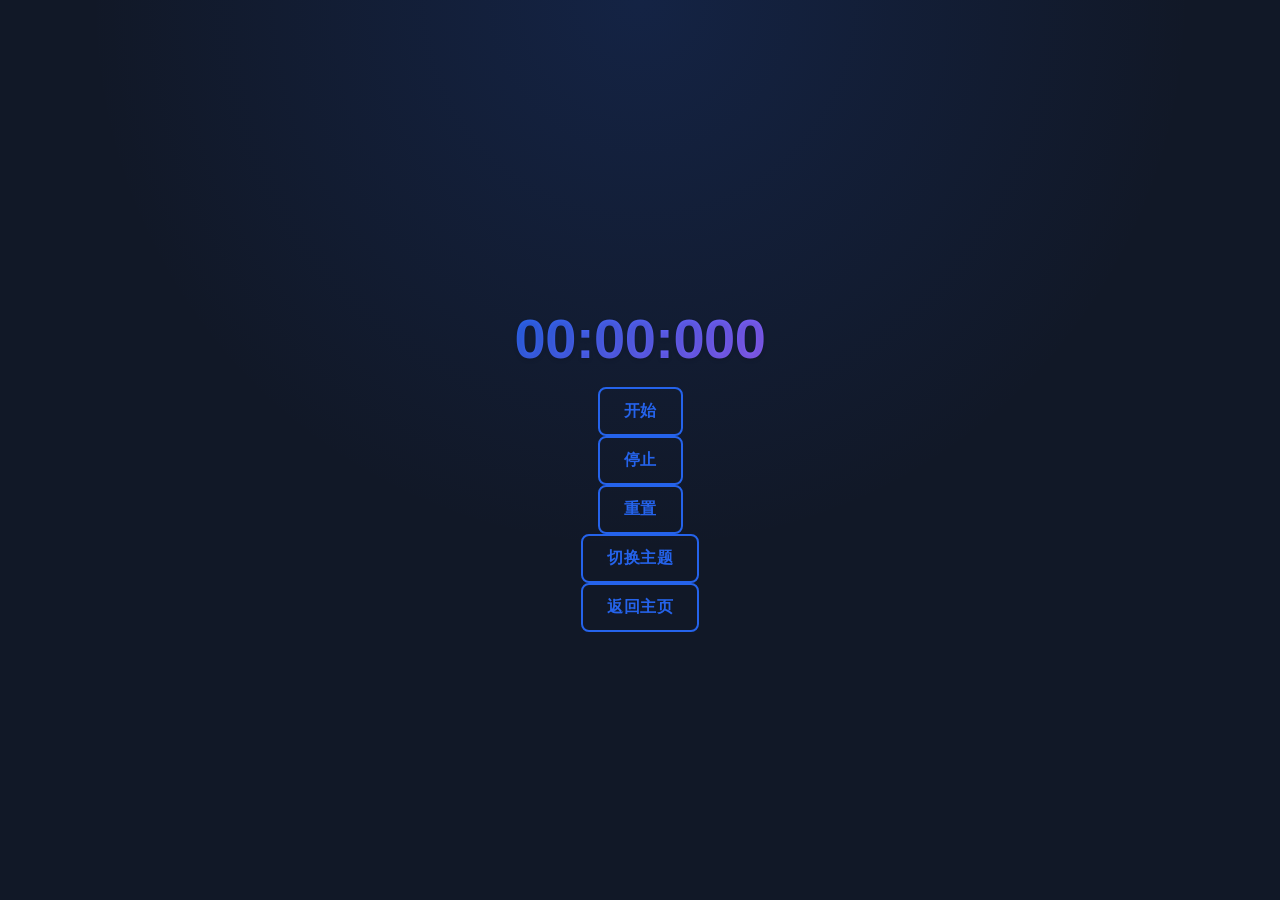
<file: pages/stopwatch.html>
<!DOCTYPE html>
<html lang="zh">
<head>
  <meta charset="UTF-8">
  <title>秒表</title>
  <link rel="icon" href="../chest.png" type="image/png">
  <link rel="stylesheet" href="../style.css">
</head>
<body>
  <h1 id="display">00:00:000</h1>
  <button onclick="start()">开始</button>
  <button onclick="stop()">停止</button>
  <button onclick="reset()">重置</button>
  <button onclick="toggleTheme()">切换主题</button>
  <div><a href="../index.html"><button>返回主页</button></a></div>
  <script>
    let startTime, timerInterval;
    function start() {
      startTime = Date.now() - (window.elapsed || 0);
      timerInterval = setInterval(() => {
        const elapsed = Date.now() - startTime;
        window.elapsed = elapsed;
        const m = String(Math.floor(elapsed / 60000)).padStart(2, '0');
        const s = String(Math.floor((elapsed % 60000) / 1000)).padStart(2, '0');
        const ms = String(elapsed % 1000).padStart(3, '0');
        document.getElementById("display").textContent = `${m}:${s}:${ms}`;
      }, 30);
    }
    function stop() {
      clearInterval(timerInterval);
    }
    function reset() {
      clearInterval(timerInterval);
      window.elapsed = 0;
      document.getElementById("display").textContent = "00:00:000";
    }

    let themes = ["theme-white-blue", "theme-white-red", "theme-white-black", "theme-black-green","theme-black-blue","theme-black-white"];
    let currentThemeIndex = 0;
    function toggleTheme() {
      document.body.classList.remove(...themes);
      currentThemeIndex = (currentThemeIndex + 1) % themes.length;
      const theme = themes[currentThemeIndex];
      if (theme) {
        document.body.classList.add(theme);
        localStorage.setItem("theme", theme);
      } else {
        localStorage.removeItem("theme");
      }
    }
    const savedTheme = localStorage.getItem("theme");
    if (savedTheme) {
      document.body.classList.add(savedTheme);
      currentThemeIndex = themes.indexOf(savedTheme);
    }
  </script>
</body>
</html>
</file>
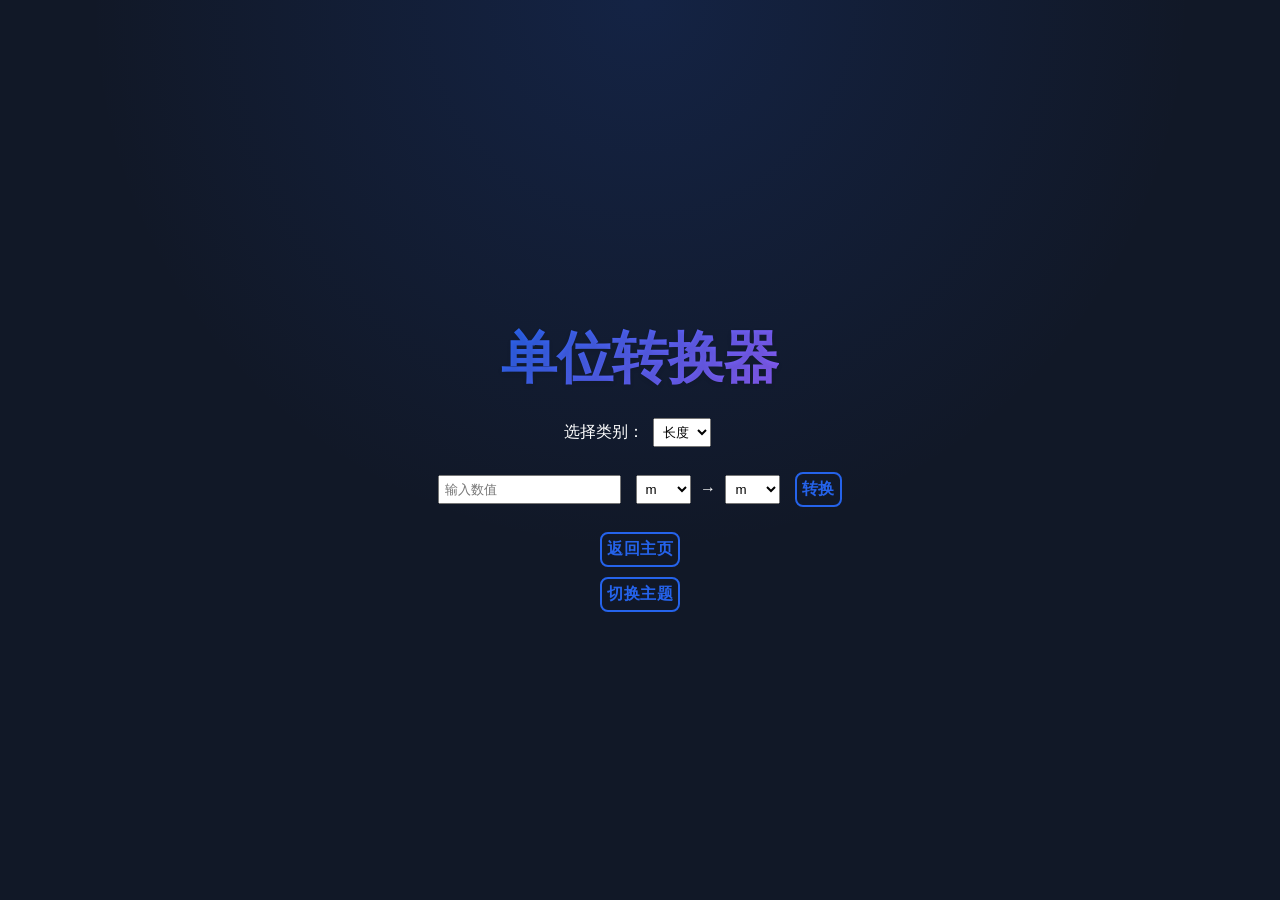
<file: pages/unit_converter.html>
<!DOCTYPE html><html lang="zh">
<head>
  <meta charset="UTF-8">
  <title>单位转换器</title>
  <link rel="icon" href="../chest.png" type="image/png">
  <link rel="stylesheet" href="../style.css">
  <style>
    body { font-family: sans-serif; padding: 20px; }
    select, input, button { margin: 5px; padding: 5px; }
    .group { margin-bottom: 15px; }
  </style>
</head>
<body>
  <h1>单位转换器</h1>
  <div class="group">
    <label for="category">选择类别：</label>
    <select id="category" onchange="populateUnits()">
      <option value="length">长度</option>
      <option value="area">面积</option>
      <option value="volume">体积</option>
      <option value="mass">质量</option>
      <option value="speed">速度</option>
    </select>
  </div>
  <div class="group">
    <input type="number" id="inputValue" placeholder="输入数值">
    <select id="fromUnit"></select>
    <span>→</span>
    <select id="toUnit"></select>
    <button onclick="convert()">转换</button>
  </div>
  <div id="result"></div>
  <a href="../index.html"><button>返回主页</button></a>
  <button onclick="toggleTheme()">切换主题</button>  <script>
    const units = {
      length: {
        m: 1,
        cm: 0.01,
        mm: 0.001,
        km: 1000,
        in: 0.0254,
        ft: 0.3048,
        yd: 0.9144,
        mi: 1609.34
      },
      area: {
        "m²": 1,
        "cm²": 0.0001,
        "mm²": 0.000001,
        "km²": 1e6,
        "in²": 0.00064516,
        "ft²": 0.092903,
        "yd²": 0.836127,
        "acre": 4046.86,
        "ha": 10000
      },
      volume: {
        "m³": 1,
        "cm³": 0.000001,
        "mm³": 1e-9,
        L: 0.001,
        mL: 1e-6,
        "in³": 0.0000163871,
        "ft³": 0.0283168,
        "gal": 0.00378541
      },
      mass: {
        kg: 1,
        g: 0.001,
        mg: 1e-6,
        t: 1000,
        lb: 0.453592,
        oz: 0.0283495
      },
      speed: {
        "m/s": 1,
        "km/h": 0.277778,
        "mi/h": 0.44704,
        "ft/s": 0.3048,
        "knot": 0.514444
      }
    };

    function populateUnits() {
      const category = document.getElementById("category").value;
      const fromSelect = document.getElementById("fromUnit");
      const toSelect = document.getElementById("toUnit");
      fromSelect.innerHTML = toSelect.innerHTML = "";

      for (let unit in units[category]) {
        const option1 = document.createElement("option");
        option1.value = option1.textContent = unit;
        fromSelect.appendChild(option1);

        const option2 = document.createElement("option");
        option2.value = option2.textContent = unit;
        toSelect.appendChild(option2);
      }
    }

    function convert() {
      const category = document.getElementById("category").value;
      const value = parseFloat(document.getElementById("inputValue").value);
      const from = document.getElementById("fromUnit").value;
      const to = document.getElementById("toUnit").value;

      if (isNaN(value)) {
        document.getElementById("result").innerText = "请输入有效数值";
        return;
      }

      const base = value * units[category][from];
      const converted = base / units[category][to];
      document.getElementById("result").innerText = `${value} ${from} = ${converted} ${to}`;
    }

    populateUnits(); // 默认初始化

    // 主题切换
    const themes = [
      "theme-white-blue",
      "theme-white-red",
      "theme-white-black",
      "theme-black-green",
      "theme-black-blue",
      "theme-black-white"
    ];
    let currentThemeIndex = 0;
    function toggleTheme() {
      document.body.classList.remove(...themes);
      currentThemeIndex = (currentThemeIndex + 1) % themes.length;
      const theme = themes[currentThemeIndex];
      document.body.classList.add(theme);
      localStorage.setItem("theme", theme);
    }
    const savedTheme = localStorage.getItem("theme");
    if (savedTheme && themes.includes(savedTheme)) {
      document.body.classList.add(savedTheme);
      currentThemeIndex = themes.indexOf(savedTheme);
    }
  </script></body>
</html>
</file>
<file: style.css>
/* 现代化多功能工具箱样式 - 优化版 */
@font-face {
  font-family: 'LED';
  src: url('fonts/DSEG7Classic-Bold.ttf') format('truetype');
}

:root {
  /* 现代配色方案 */
  --primary: #2563eb;
  --primary-light: #3b82f6;
  --primary-dark: #1d4ed8;
  --secondary: #8b5cf6;
  --accent: #10b981;
  --danger: #ef4444;
  --warning: #f59e0b;
  --success: #10b981;
  --text-light: #ffffff;
  --text-dark: #1f2937;
  --bg-light: #f9fafb;
  --bg-dark: #111827;
  --card-bg-light: #ffffff;
  --card-bg-dark: #1f2937;
  --border-light: #e5e7eb;
  --border-dark: #374151;
  --shadow: 0 4px 6px -1px rgba(0, 0, 0, 0.1), 0 2px 4px -1px rgba(0, 0, 0, 0.06);
  --shadow-lg: 0 10px 15px -3px rgba(0, 0, 0, 0.1), 0 4px 6px -2px rgba(0, 0, 0, 0.05);
  --shadow-color: 0 0 20px rgba(37, 99, 235, 0.3);
}

* {
  box-sizing: border-box;
}

body {
  background: var(--bg-dark);
  color: #fff;
  font-family: -apple-system, BlinkMacSystemFont, 'Segoe UI', Roboto, 'Helvetica Neue', Arial, sans-serif;
  text-align: center;
  padding: 2rem;
  margin: 0;
  transition: all 0.3s ease;
  min-height: 100vh;
  display: flex;
  flex-direction: column;
  align-items: center;
  justify-content: center;
  background-image: radial-gradient(circle at 50% 0%, rgba(37, 99, 235, 0.15) 0%, transparent 50%);
}

/* 主标题样式 */
h1 {
  font-size: 3.5rem;
  margin-bottom: 1rem;
  background: linear-gradient(135deg, var(--primary), var(--secondary));
  -webkit-background-clip: text;
  background-clip: text;
  color: transparent;
  font-weight: 800;
  letter-spacing: -0.5px;
  text-shadow: 0 2px 4px rgba(0, 0, 0, 0.1);
}

h2 {
  font-size: 2rem;
  margin: 2rem 0 1.5rem;
  color: #e5e7eb;
  font-weight: 600;
  position: relative;
  display: inline-block;
  padding-bottom: 0.5rem;
}

h2::after {
  content: '';
  position: absolute;
  bottom: 0;
  left: 50%;
  transform: translateX(-50%);
  width: 60px;
  height: 3px;
  background: linear-gradient(90deg, var(--primary), var(--secondary));
  border-radius: 3px;
}

/* 链接样式 */
a {
  color: inherit;
  text-decoration: none;
  transition: color 0.2s ease;
}

a:hover {
  color: var(--primary-light);
}

/* 按钮基础样式 */
button, .btn {
  border: 2px solid var(--primary);
  background: transparent;
  color: var(--primary);
  cursor: pointer;
  padding: 12px 24px;
  font-size: 1rem;
  font-weight: 600;
  border-radius: 8px;
  transition: all 0.3s ease;
  position: relative;
  overflow: hidden;
  display: inline-flex;
  align-items: center;
  justify-content: center;
  gap: 8px;
  letter-spacing: 0.5px;
}

button:hover, .btn:hover {
  background: var(--primary);
  color: white;
  transform: translateY(-2px);
  box-shadow: var(--shadow-lg), var(--shadow-color);
}

button:active, .btn:active {
  transform: translateY(0);
}

/* 菜单区域样式 */
.menu {
  display: grid;
  grid-template-columns: repeat(auto-fill, minmax(180px, 1fr));
  gap: 1.5rem;
  margin: 2rem auto;
  max-width: 1200px;
  width: 100%;
}

/* 工具卡片样式 */
.tool-card {
  background: var(--card-bg-dark);
  border-radius: 12px;
  padding: 1.5rem;
  border: 1px solid var(--border-dark);
  transition: all 0.3s ease;
  display: flex;
  flex-direction: column;
  align-items: center;
  gap: 1rem;
  text-decoration: none;
  color: inherit;
  box-shadow: var(--shadow);
}

.tool-card:hover {
  transform: translateY(-5px);
  border-color: var(--primary);
  box-shadow: var(--shadow-lg), var(--shadow-color);
}

.tool-card .btn {
  width: 100%;
  margin: 0;
}

.tool-card h3 {
  margin: 0;
  font-size: 1.25rem;
  font-weight: 600;
  color: #e5e7eb;
}

.tool-card p {
  margin: 0;
  color: #9ca3af;
  font-size: 0.875rem;
  text-align: center;
}

/* 主题切换按钮 */
#theme-button {
  margin-top: 3rem;
  padding: 14px 32px;
  font-size: 1.1rem;
  border-radius: 50px;
  background: linear-gradient(135deg, var(--primary), var(--secondary));
  color: white;
  border: none;
  font-weight: 600;
  box-shadow: var(--shadow);
  position: relative;
  overflow: hidden;
}

#theme-button:hover {
  transform: translateY(-2px);
  box-shadow: var(--shadow-lg);
  background: linear-gradient(135deg, var(--primary-light), var(--secondary));
}

#theme-button::after {
  content: '🎨';
  margin-left: 8px;
  font-size: 1.2rem;
}

/* 返回按钮样式 */
.back-button {
  margin-top: 2rem;
  background: var(--bg-dark);
  border: 2px solid var(--border-dark);
  color: #d1d5db;
}

.back-button:hover {
  background: var(--border-dark);
  color: white;
  border-color: var(--primary);
}

/* 主题系统 */
body.theme-white-blue {
  background: linear-gradient(135deg, #f0f9ff, #e0f2fe);
  color: #0369a1;
}

body.theme-white-blue h1 {
  background: linear-gradient(135deg, #0369a1, #0ea5e9);
  -webkit-background-clip: text;
  background-clip: text;
  color: transparent;
}

body.theme-white-blue .tool-card {
  background: white;
  border-color: #bae6fd;
}

body.theme-white-red {
  background: linear-gradient(135deg, #fef2f2, #fee2e2);
  color: #dc2626;
}

body.theme-white-red h1 {
  background: linear-gradient(135deg, #dc2626, #ef4444);
  -webkit-background-clip: text;
  background-clip: text;
  color: transparent;
}

body.theme-white-black {
  background: linear-gradient(135deg, #fafafa, #f5f5f5);
  color: #111827;
}

body.theme-white-black .tool-card {
  background: white;
  border-color: #e5e7eb;
}

body.theme-black-green {
  background: linear-gradient(135deg, #022c22, #064e3b);
  color: #10b981;
}

body.theme-black-green .tool-card {
  background: #0f766e;
}

body.theme-black-white {
  background: linear-gradient(135deg, #1f2937, #374151);
  color: #f9fafb;
}

body.theme-black-blue {
  background: linear-gradient(135deg, #0c4a6e, #075985);
  color: #93c5fd;
}

/* 响应式设计 */
@media (max-width: 768px) {
  body {
    padding: 1rem;
  }

  h1 {
    font-size: 2.5rem;
  }

  h2 {
    font-size: 1.75rem;
  }

  .menu {
    grid-template-columns: repeat(auto-fill, minmax(160px, 1fr));
    gap: 1rem;
  }

  .tool-card {
    padding: 1.25rem;
  }

  button, .btn {
    padding: 10px 20px;
    font-size: 0.95rem;
  }

  #theme-button {
    padding: 12px 24px;
    font-size: 1rem;
  }
}

@media (max-width: 480px) {
  .menu {
    grid-template-columns: 1fr;
    max-width: 300px;
  }

  h1 {
    font-size: 2rem;
  }
}

/* 动画效果 */
@keyframes fadeIn {
  from {
    opacity: 0;
    transform: translateY(10px);
  }
  to {
    opacity: 1;
    transform: translateY(0);
  }
}

.tool-card {
  animation: fadeIn 0.5s ease forwards;
}

.tool-card:nth-child(1) { animation-delay: 0.1s; }
.tool-card:nth-child(2) { animation-delay: 0.2s; }
.tool-card:nth-child(3) { animation-delay: 0.3s; }
.tool-card:nth-child(4) { animation-delay: 0.4s; }
.tool-card:nth-child(5) { animation-delay: 0.5s; }
.tool-card:nth-child(6) { animation-delay: 0.6s; }
.tool-card:nth-child(7) { animation-delay: 0.7s; }
.tool-card:nth-child(8) { animation-delay: 0.8s; }
.tool-card:nth-child(9) { animation-delay: 0.9s; }

/* LED数字显示专用类（保留原有功能） */
.led-display {
  font-family: 'LED', monospace;
  color: #00ff00;
  text-shadow: 0 0 10px #00ff00;
  background: rgba(0, 0, 0, 0.7);
  padding: 1rem 2rem;
  border-radius: 8px;
  border: 2px solid #00ff00;
  box-shadow: 0 0 20px rgba(0, 255, 0, 0.3);
}

/* 实用类 */
.text-center { text-align: center; }
.mt-1 { margin-top: 1rem; }
.mt-2 { margin-top: 2rem; }
.mb-1 { margin-bottom: 1rem; }
.mb-2 { margin-bottom: 2rem; }
.p-2 { padding: 2rem; }
</file>
